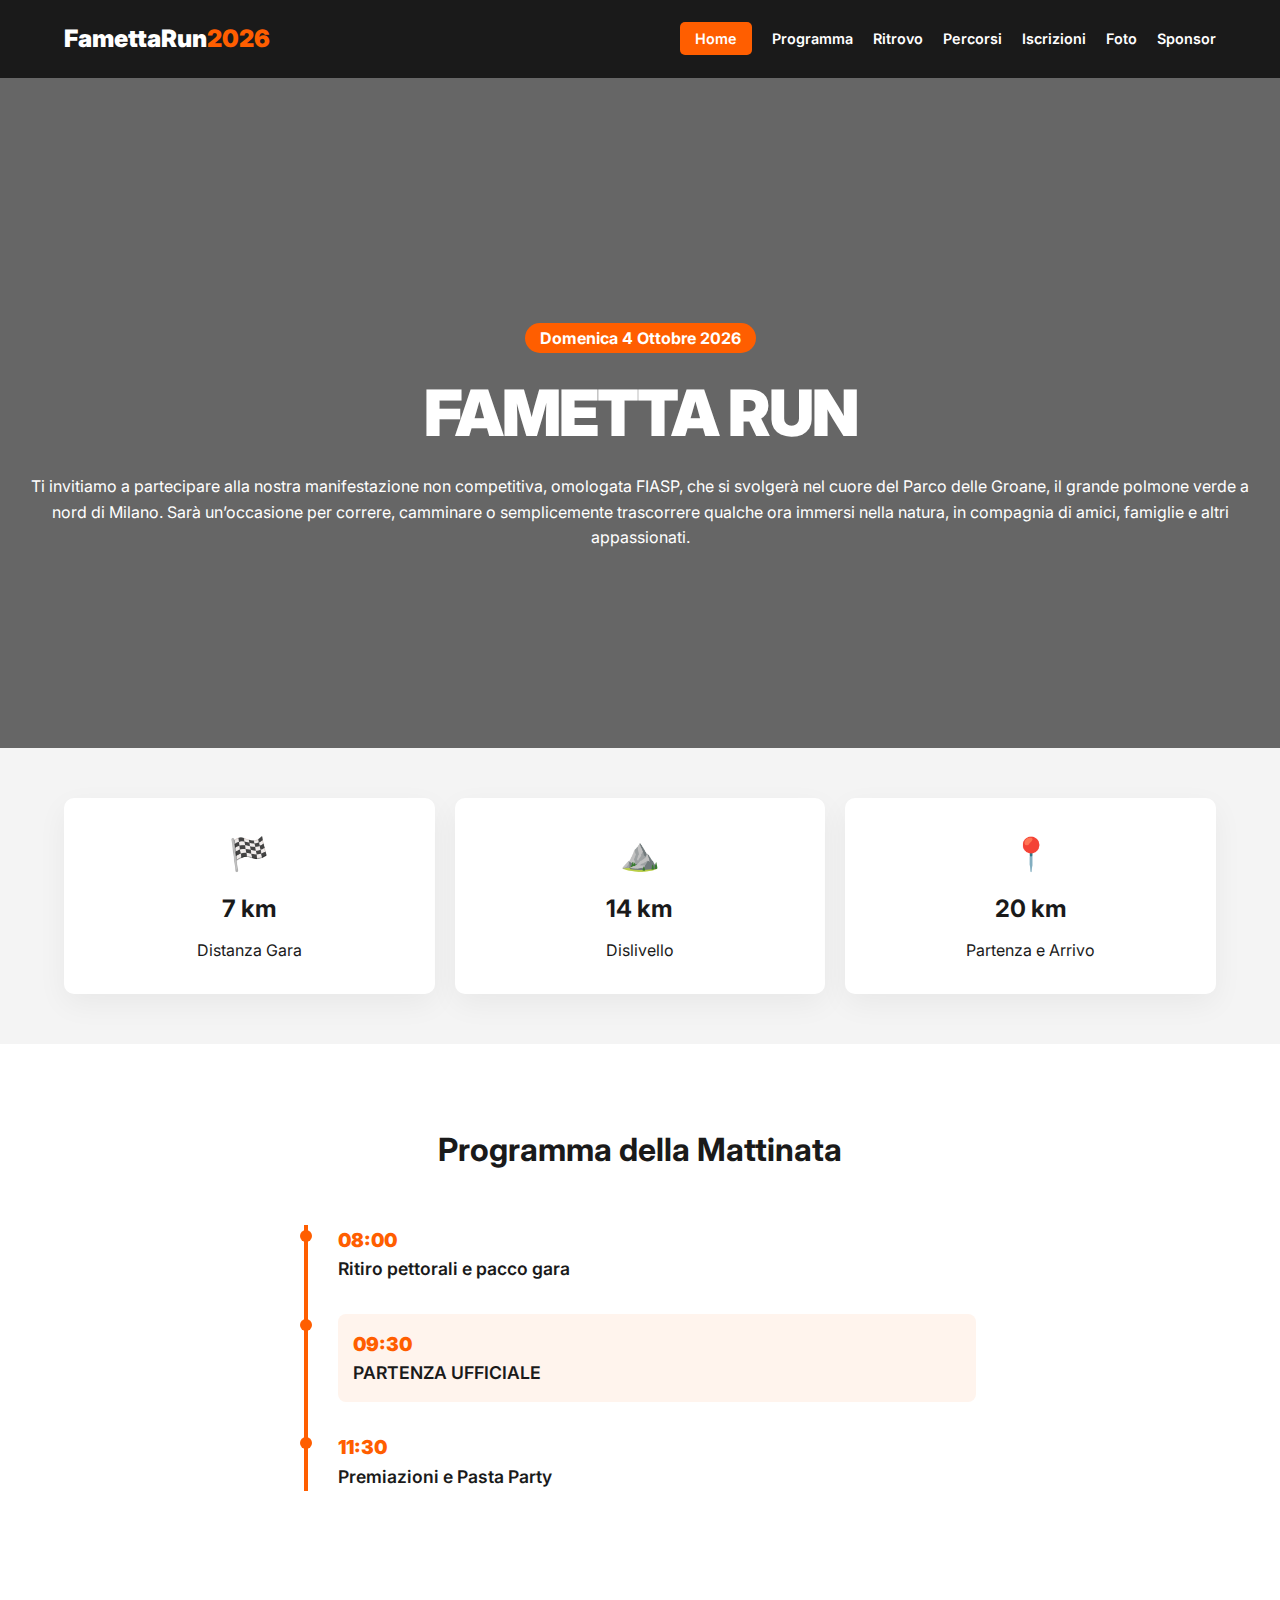
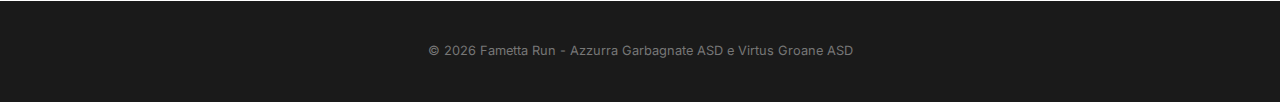
<file: index.html>
<!DOCTYPE html>
<html lang="it">
<head>
    <meta charset="UTF-8">
    <meta name="viewport" content="width=device-width, initial-scale=1.0">
    <title>Fametta Run | 2026</title>
    <link rel="stylesheet" href="style.css">
    <link href="https://fonts.googleapis.com/css2?family=Inter:wght@400;700;900&display=swap" rel="stylesheet">
</head>
<body>

    <nav class="navbar">
        <div class="logo">FamettaRun<span>2026</span></div>
        <ul class="nav-links">
            <li><a href="index.html" class="btn-nav">Home</a></li>
            <li><a href="programma.html">Programma</a></li>
            <li><a href="ritrovo.html">Ritrovo</a></li>
            <li><a href="percorsi.html">Percorsi</a></li>
            <li><a href="iscrizioni.html">Iscrizioni</a></li>
            <li><a href="foto.html">Foto</a></li>
            <li><a href="sponsor.html">Sponsor</a></li>
        </ul>
    </nav>

    <header class="hero">
        <div class="hero-content">
            <span class="badge">Domenica 4 Ottobre 2026</span>
            <h1>FAMETTA RUN</h1>
            <p>Ti invitiamo a partecipare alla nostra manifestazione non competitiva, omologata FIASP,
			che si svolgerà nel cuore del Parco delle Groane, il grande polmone verde a nord di Milano.
			Sarà un’occasione per correre, camminare o semplicemente trascorrere qualche ora immersi nella
			natura, in compagnia di amici, famiglie e altri appassionati.</p>
            <!-- <div class="hero-btns">
                <a href="iscrizioni.html" class="btn-primary">ISCRIVITI ORA</a>
                <a href="percorsi.html" class="btn-secondary">Scopri i Percorsi</a>
            </div> -->
        </div>
    </header>

    <section class="quick-info">
        <div class="info-card">
            <span class="icon">🏁</span>
            <h3>7 km</h3>
            <p>Distanza Gara</p>
        </div>
        <div class="info-card">
            <span class="icon">⛰️</span>
            <h3>14 km</h3>
            <p>Dislivello</p>
        </div>
        <div class="info-card">
            <span class="icon">📍</span>
            <h3>20 km</h3>
            <p>Partenza e Arrivo</p>
        </div>
    </section>

    <section id="programma" class="timeline-section">
        <h2 class="section-title">Programma della Mattinata</h2>
        <div class="timeline">
            <div class="event">
                <div class="time">08:00</div>
                <div class="desc">Ritiro pettorali e pacco gara</div>
            </div>
            <div class="event highlight">
                <div class="time">09:30</div>
                <div class="desc">PARTENZA UFFICIALE</div>
            </div>
            <div class="event">
                <div class="time">11:30</div>
                <div class="desc">Premiazioni e Pasta Party</div>
            </div>
        </div>
    </section>

    <footer>
        <p>&copy; 2026 Fametta Run - Azzurra Garbagnate ASD e Virtus Groane ASD</p>
    </footer>

</body>
</html>
</file>
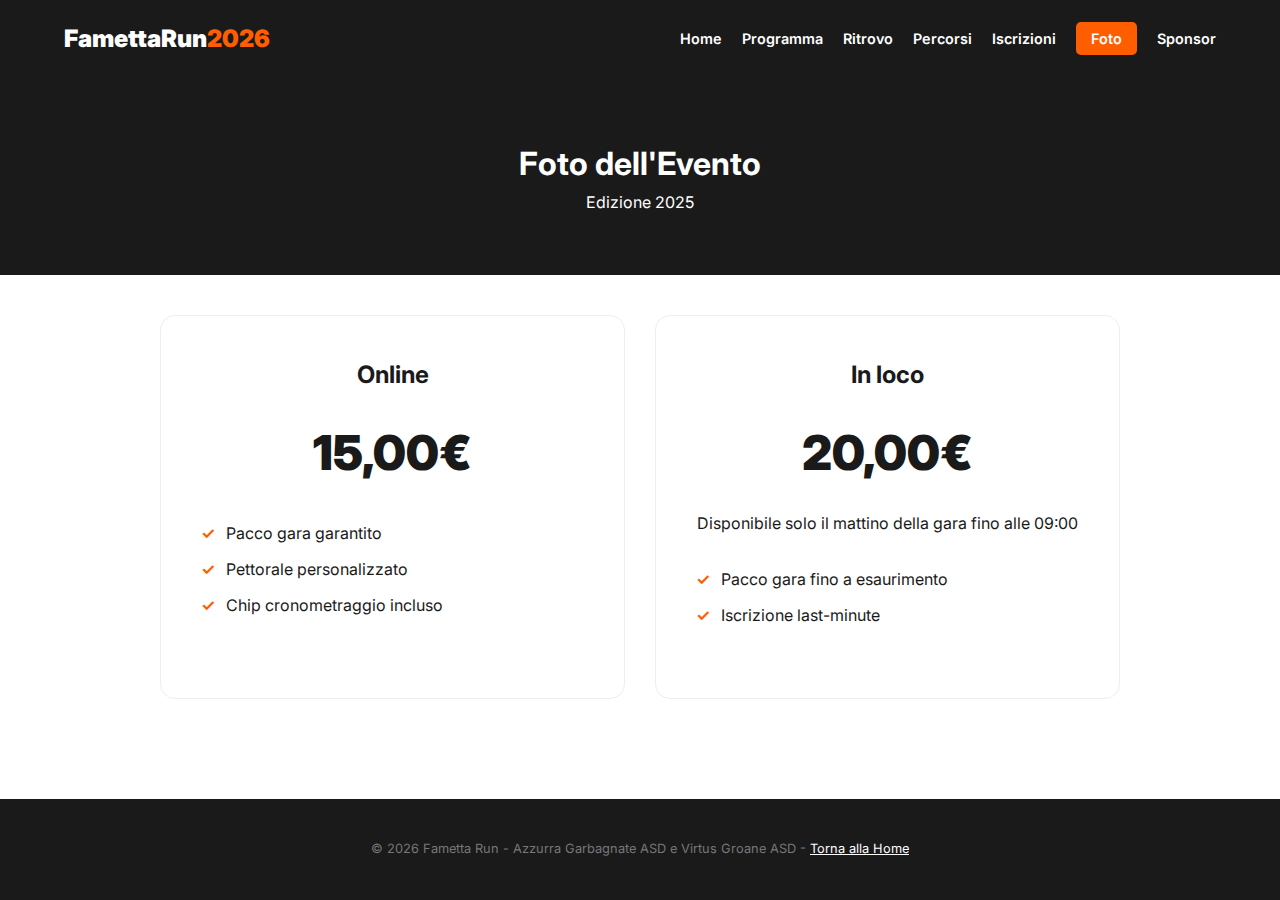
<file: foto.html>
<!DOCTYPE html>
<html lang="it">
<head>
    <meta charset="UTF-8">
    <meta name="viewport" content="width=device-width, initial-scale=1.0">
    <title>Foto | Fametta Run</title>
    <link rel="stylesheet" href="style.css">
    <link href="https://fonts.googleapis.com/css2?family=Inter:wght@400;700;900&display=swap" rel="stylesheet">
</head>
<body>

    <nav class="navbar">
        <div class="logo">FamettaRun<span>2026</span></div>
        <ul class="nav-links">
            <li><a href="index.html">Home</a></li>
            <li><a href="programma.html">Programma</a></li>
            <li><a href="ritrovo.html">Ritrovo</a></li>
            <li><a href="percorsi.html">Percorsi</a></li>
            <li><a href="iscrizioni.html">Iscrizioni</a></li>
            <li><a href="foto.html" class="btn-nav">Foto</a></li>
            <li><a href="sponsor.html">Sponsor</a></li>
        </ul>
    </nav>

    <header class="page-header">
        <h1>Foto dell'Evento</h1>
        <p>Edizione 2025</p>
    </header>

    <main class="container">
        <div class="registration-grid">
            
            <div class="registration-card">
                <!-- <span class="badge">Consigliato</span> -->
                <h2>Online</h2>
                <p class="price">15,00€</p>
                <ul class="feat-list">
                    <li>Pacco gara garantito</li>
                    <li>Pettorale personalizzato</li>
                    <li>Chip cronometraggio incluso</li>
                </ul>
                <!-- <a href="#" class="btn-primary full-width">Paga con PayPal</a> -->
            </div>

            <div class="registration-card">
                <h2>In loco</h2>
                <p class="price">20,00€</p>
                <p class="sub-text">Disponibile solo il mattino della gara fino alle 09:00</p>
                <ul class="feat-list">
                    <li>Pacco gara fino a esaurimento</li>
                    <li>Iscrizione last-minute</li>
                </ul>
            </div>
        </div>

<!--         <section class="requirements">
            <h2>Cosa ti serve per partecipare</h2>
            <div class="req-box">
                <div class="req-item">
                    <strong>Certificato Medico</strong>
                    <p>Obbligatorio certificato agonistico per l'atletica leggera in corso di validità.</p>
                </div>
                <div class="req-item">
                    <strong>Età Minima</strong>
                    <p>Devi aver compiuto 16 anni alla data dell'evento.</p>
                </div>
                <div class="req-item">
                    <strong>Liberatoria</strong>
                    <p>Dovrai firmare la liberatoria al momento del ritiro del pettorale.</p>
                </div>
            </div>
        </section>
 -->		
    </main>

    <footer>
        <p>&copy; 2026 Fametta Run - Azzurra Garbagnate ASD e Virtus Groane ASD - <a href="index.html" style="color:white">Torna alla Home</a></p>
    </footer>

</body>
</html>
</file>
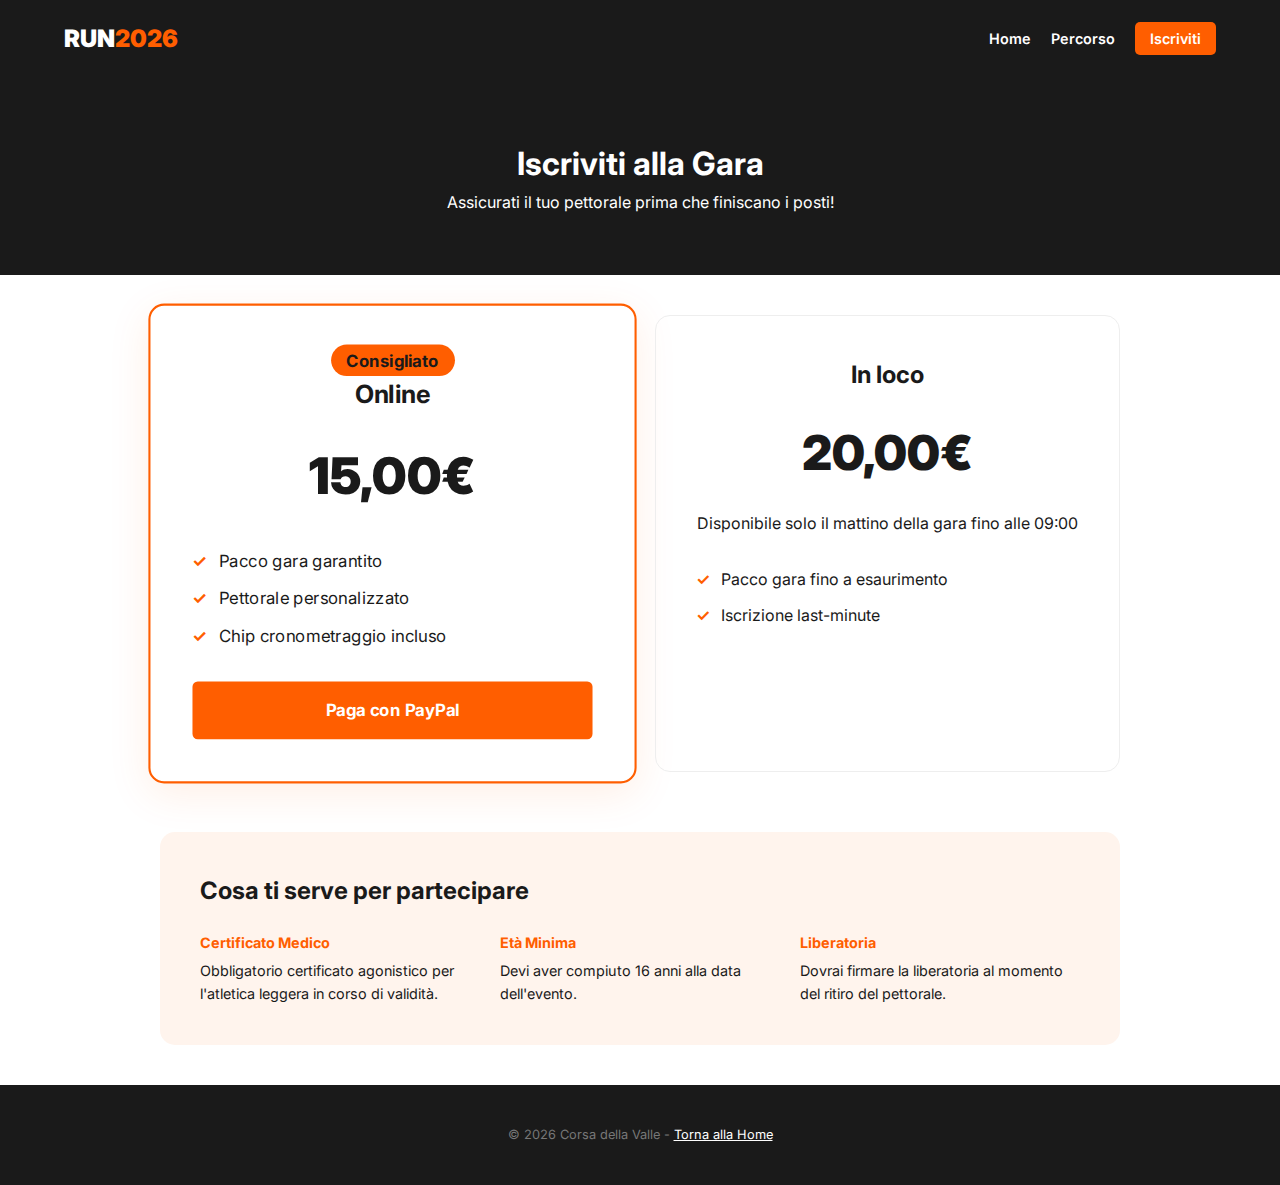
<file: iscriviti.html>
<!DOCTYPE html>
<html lang="it">
<head>
    <meta charset="UTF-8">
    <meta name="viewport" content="width=device-width, initial-scale=1.0">
    <title>Iscrizioni | Corsa della Valle</title>
    <link rel="stylesheet" href="style.css">
    <link href="https://fonts.googleapis.com/css2?family=Inter:wght@400;700;900&display=swap" rel="stylesheet">
</head>
<body>

    <nav class="navbar">
        <div class="logo">RUN<span>2026</span></div>
        <ul class="nav-links">
            <li><a href="index.html">Home</a></li>
            <li><a href="percorso.html">Percorso</a></li>
            <li><a href="iscriviti.html" class="btn-nav">Iscriviti</a></li>
        </ul>
    </nav>

    <header class="page-header">
        <h1>Iscriviti alla Gara</h1>
        <p>Assicurati il tuo pettorale prima che finiscano i posti!</p>
    </header>

    <main class="container">
        <div class="registration-grid">
            
            <div class="registration-card featured">
                <span class="badge">Consigliato</span>
                <h2>Online</h2>
                <p class="price">15,00€</p>
                <ul class="feat-list">
                    <li>Pacco gara garantito</li>
                    <li>Pettorale personalizzato</li>
                    <li>Chip cronometraggio incluso</li>
                </ul>
                <a href="#" class="btn-primary full-width">Paga con PayPal</a>
            </div>

            <div class="registration-card">
                <h2>In loco</h2>
                <p class="price">20,00€</p>
                <p class="sub-text">Disponibile solo il mattino della gara fino alle 09:00</p>
                <ul class="feat-list">
                    <li>Pacco gara fino a esaurimento</li>
                    <li>Iscrizione last-minute</li>
                </ul>
            </div>
        </div>

        <section class="requirements">
            <h2>Cosa ti serve per partecipare</h2>
            <div class="req-box">
                <div class="req-item">
                    <strong>Certificato Medico</strong>
                    <p>Obbligatorio certificato agonistico per l'atletica leggera in corso di validità.</p>
                </div>
                <div class="req-item">
                    <strong>Età Minima</strong>
                    <p>Devi aver compiuto 16 anni alla data dell'evento.</p>
                </div>
                <div class="req-item">
                    <strong>Liberatoria</strong>
                    <p>Dovrai firmare la liberatoria al momento del ritiro del pettorale.</p>
                </div>
            </div>
        </section>
    </main>

    <footer>
        <p>&copy; 2026 Corsa della Valle - <a href="index.html" style="color:white">Torna alla Home</a></p>
    </footer>

</body>
</html>
</file>
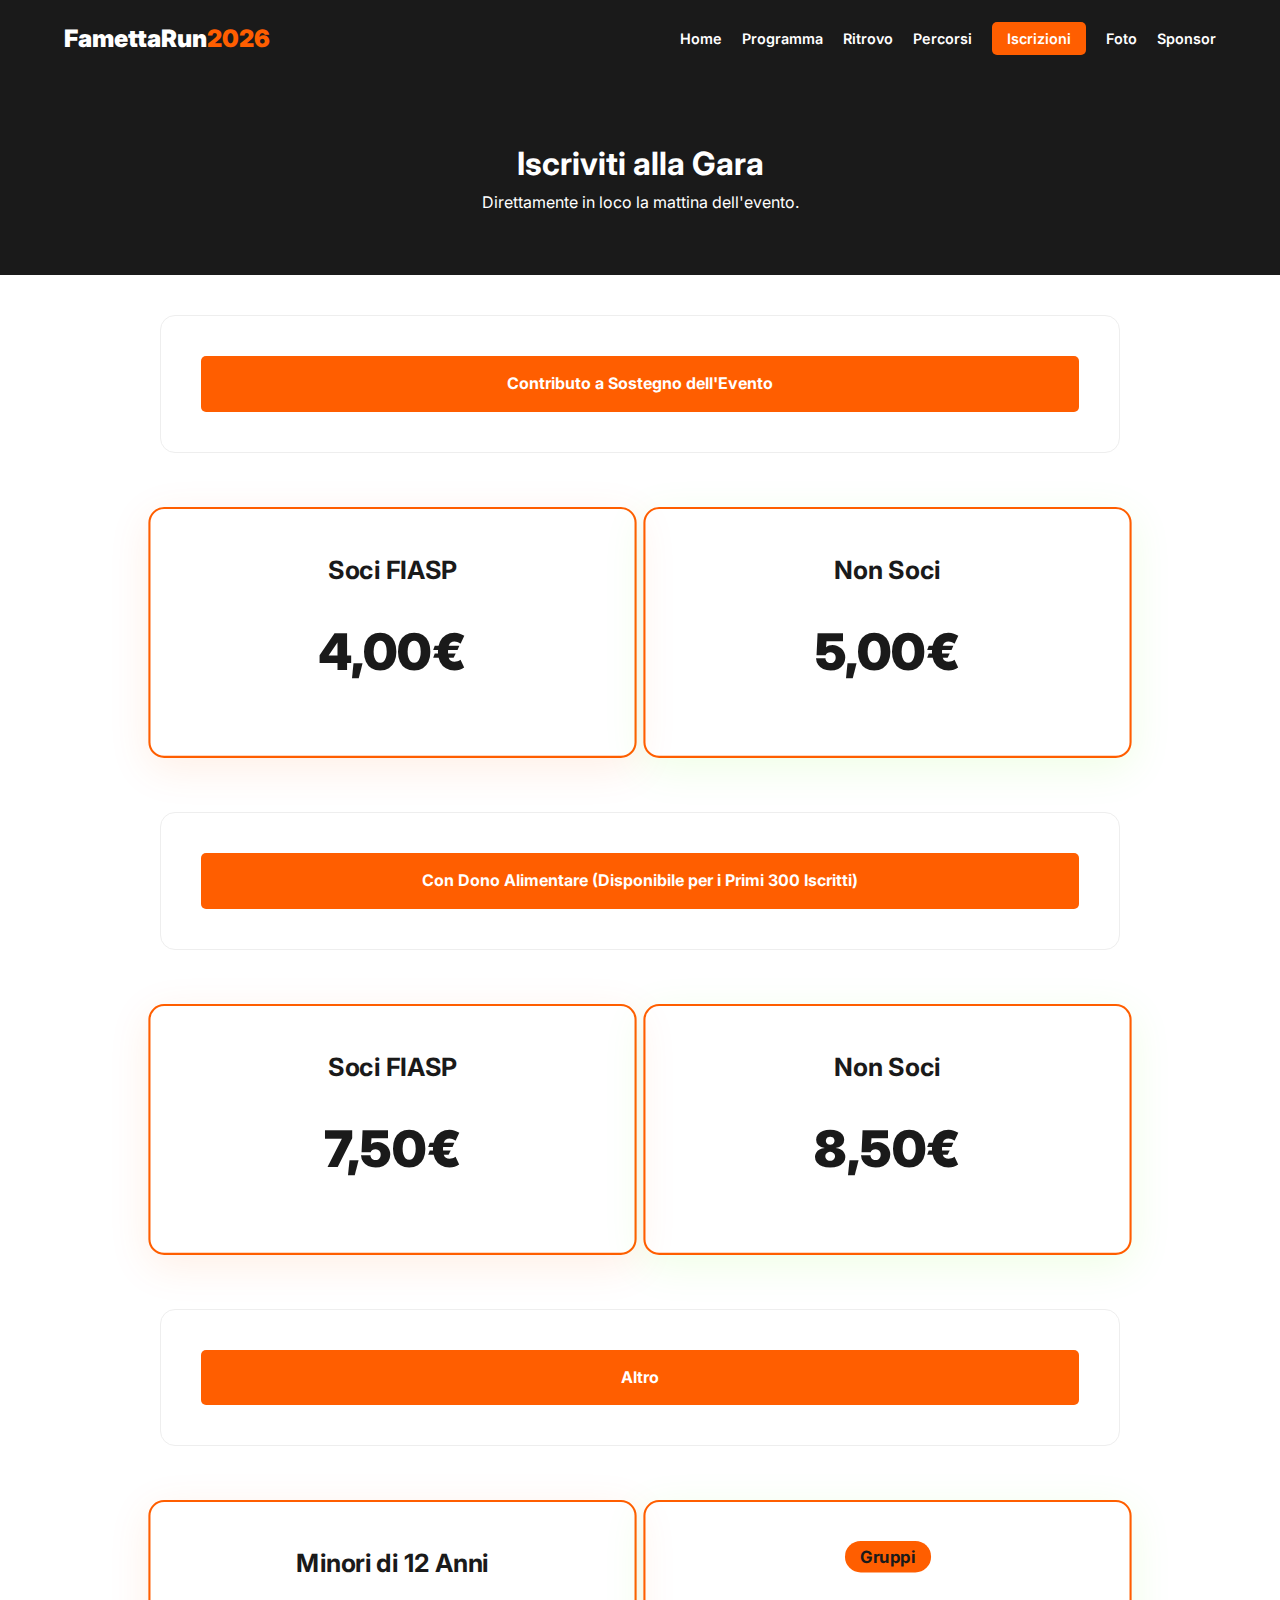
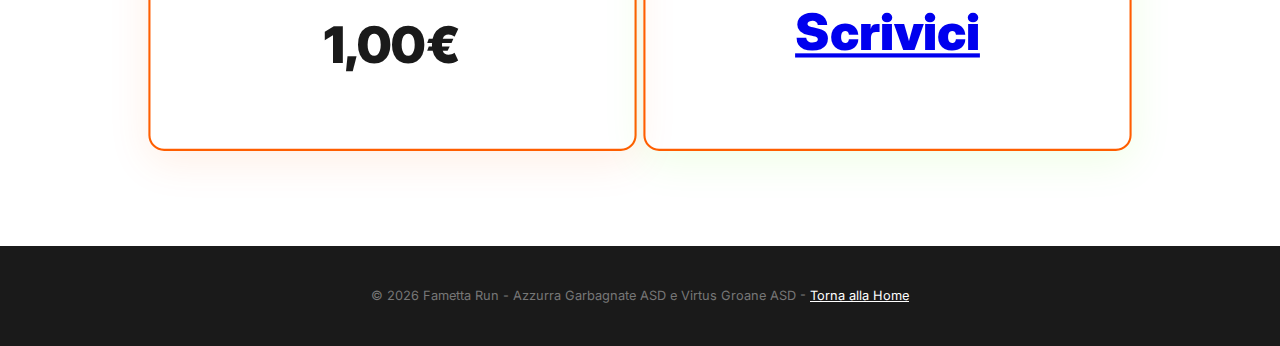
<file: iscrizioni.html>
<!DOCTYPE html>
<html lang="it">
<head>
    <meta charset="UTF-8">
    <meta name="viewport" content="width=device-width, initial-scale=1.0">
    <title>Iscrizioni | Fametta Run</title>
    <link rel="stylesheet" href="style.css">
    <link href="https://fonts.googleapis.com/css2?family=Inter:wght@400;700;900&display=swap" rel="stylesheet">
</head>
<body>

    <nav class="navbar">
        <div class="logo">FamettaRun<span>2026</span></div>
        <ul class="nav-links">
            <li><a href="index.html">Home</a></li>
            <li><a href="programma.html">Programma</a></li>
            <li><a href="ritrovo.html">Ritrovo</a></li>
            <li><a href="percorsi.html">Percorsi</a></li>
            <li><a href="iscrizioni.html" class="btn-nav">Iscrizioni</a></li>
            <li><a href="foto.html">Foto</a></li>
            <li><a href="sponsor.html">Sponsor</a></li>
        </ul>
    </nav>

    <header class="page-header">
        <h1>Iscriviti alla Gara</h1>
        <p>Direttamente in loco la mattina dell'evento.</p>
    </header>

    <main class="container">
        <div class="registration-grid">
            
            <div class="registration-card">
				<a href="#" class="btn-primary full-width">Contributo a Sostegno dell'Evento</a>
            </div>
			
		</div>
            
        <div class="registration-grid">
            
            <div class="registration-card featured">
                <h2>Soci FIASP</h2>
                <p class="price">4,00€</p>
<!--                 <ul class="feat-list">
                    <li>Pacco gara garantito</li>
                    <li>Pettorale personalizzato</li>
                    <li>Chip cronometraggio incluso</li>
                </ul>
 -->                <!-- <a href="#" class="btn-primary full-width">Paga con PayPal</a> -->
            </div>

            <div class="registration-card featured2">
                <h2>Non Soci</h2>
                <p class="price">5,00€</p>
<!--                 <p class="sub-text">Disponibile solo il mattino della gara fino alle 09:00</p>
                <ul class="feat-list">
                    <li>Pacco gara fino a esaurimento</li>
                    <li>Iscrizione last-minute</li>
                </ul>
 -->            </div>
			
		</div>
            
        <div class="registration-grid">
                        
            <div class="registration-card">
				<a href="#" class="btn-primary full-width">Con Dono Alimentare (Disponibile per i Primi 300 Iscritti)</a>
            </div>

            <!-- <div class="registration-card featured">
                <span class="badge">Con Dono Alimentare</span>
                <ul class="feat-list">
                    <li>Disponibile per i Primi 300 Iscritti</li>
                </ul>
            </div> -->
			
		</div>
            
        <div class="registration-grid">
			
            <div class="registration-card featured">
                <h2>Soci FIASP</h2>
                <p class="price">7,50€</p>
<!--                 <ul class="feat-list">
                    <li>Pacco gara garantito</li>
                    <li>Pettorale personalizzato</li>
                    <li>Chip cronometraggio incluso</li>
                </ul>
 -->            </div>

            <div class="registration-card featured2">
                <h2>Non Soci</h2>
                <p class="price">8,50€</p>
<!--                 <p class="sub-text">Disponibile solo il mattino della gara fino alle 09:00</p>
                <ul class="feat-list">
                    <li>Pacco gara fino a esaurimento</li>
                    <li>Iscrizione last-minute</li>
                </ul>
 -->            </div>
        </div>
            
        <div class="registration-grid">
                        
            <div class="registration-card">
				<a href="#" class="btn-primary full-width">Altro</a>
            </div>

            <!-- <div class="registration-card featured">
                <span class="badge">Con Dono Alimentare</span>
                <ul class="feat-list">
                    <li>Disponibile per i Primi 300 Iscritti</li>
                </ul>
            </div> -->
			
		</div>
            
        <div class="registration-grid">
			
            <div class="registration-card featured">
                <h2>Minori di 12 Anni</h2>
                <p class="price">1,00€</p>
                <!-- <ul class="feat-list">
                    <li>Contributo Assicurativo</li>
                    <li>Pettorale personalizzato</li>
                    <li>Chip cronometraggio incluso</li>
                </ul> -->
                <!-- <a href="#" class="btn-primary full-width">Paga con PayPal</a> -->
            </div>

            <div class="registration-card featured2">
                <span class="badge">Gruppi</span>
                <!-- <h2>Gruppi</h2> -->
                <p class="price"><a href="mailto:famettarun@virtusgroane.com?subject=Iscrizione Gruppo">Scrivici</a></p>
				<!-- <a href="mailto:email@example.com?subject=Mail from our Website" class="btn-primary full-width">Scrivici</a> -->
<!-- 				<a href="#" class="btn-primary full-width">Scrivici</a>
 --><!--                 <p class="sub-text">Disponibile solo il mattino della gara fino alle 09:00</p>
                <ul class="feat-list">
                    <li>Pacco gara fino a esaurimento</li>
                    <li>Iscrizione last-minute</li>
                </ul>
 -->            </div>
			
        </div>

<!--         <section class="requirements">
            <h2>Cosa ti serve per partecipare</h2>
            <div class="req-box">
                <div class="req-item">
                    <strong>Certificato Medico</strong>
                    <p>Obbligatorio certificato agonistico per l'atletica leggera in corso di validità.</p>
                </div>
                <div class="req-item">
                    <strong>Età Minima</strong>
                    <p>Devi aver compiuto 16 anni alla data dell'evento.</p>
                </div>
                <div class="req-item">
                    <strong>Liberatoria</strong>
                    <p>Dovrai firmare la liberatoria al momento del ritiro del pettorale.</p>
                </div>
            </div>
        </section>
 -->		
    </main>

    <footer>
        <p>&copy; 2026 Fametta Run - Azzurra Garbagnate ASD e Virtus Groane ASD - <a href="index.html" style="color:white">Torna alla Home</a></p>
    </footer>

</body>
</html>
</file>
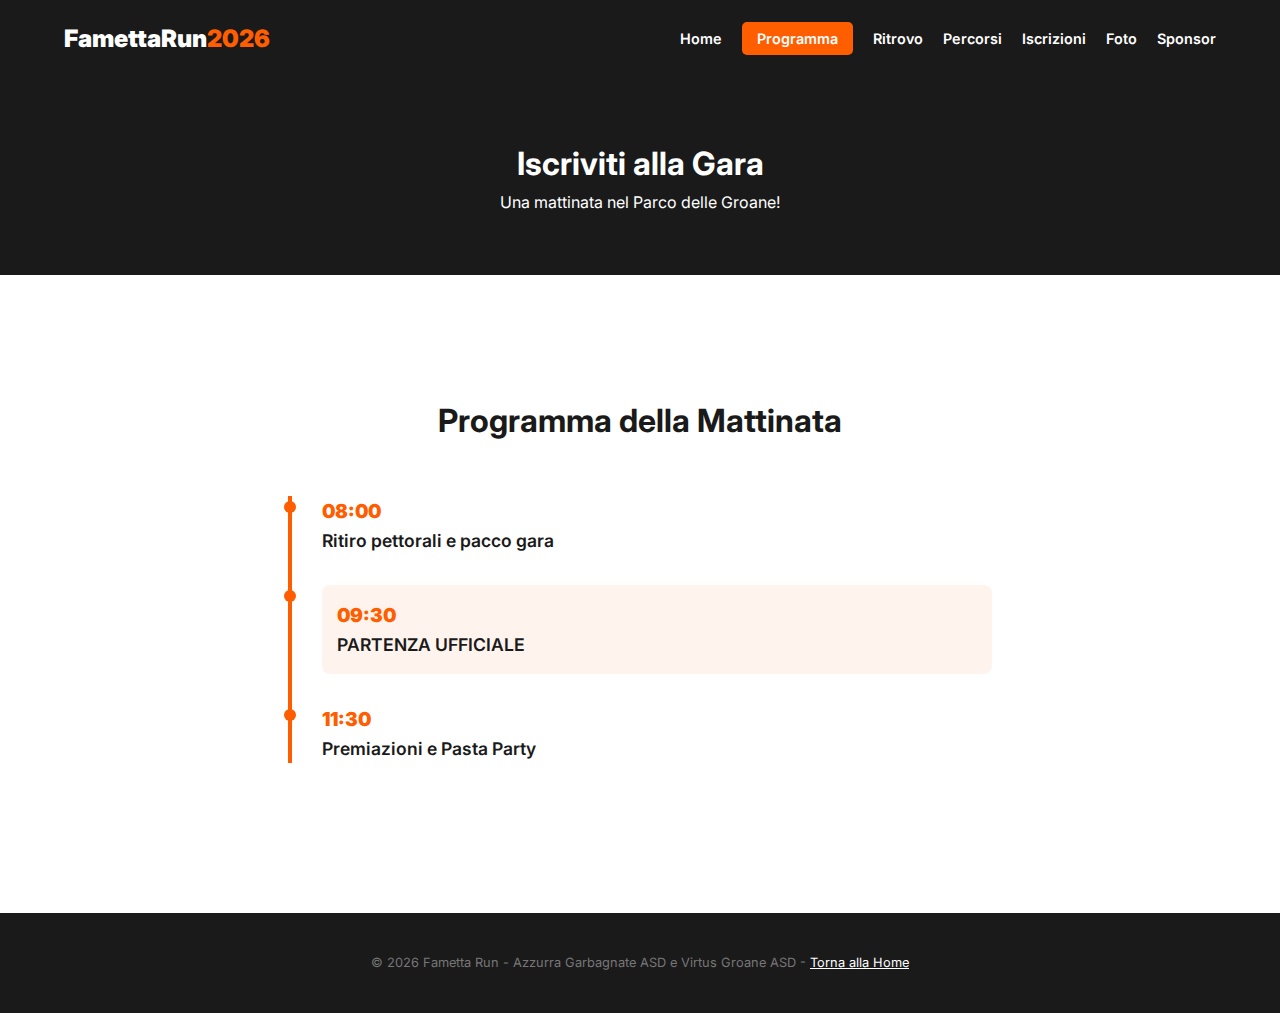
<file: programma.html>
<!DOCTYPE html>
<html lang="it">
<head>
    <meta charset="UTF-8">
    <meta name="viewport" content="width=device-width, initial-scale=1.0">
    <title>Programma | Fametta Run</title>
    <link rel="stylesheet" href="style.css">
    <link href="https://fonts.googleapis.com/css2?family=Inter:wght@400;700;900&display=swap" rel="stylesheet">
</head>
<body>

    <nav class="navbar">
        <div class="logo">FamettaRun<span>2026</span></div>
        <ul class="nav-links">
            <li><a href="index.html">Home</a></li>
            <li><a href="programma.html" class="btn-nav">Programma</a></li>
            <li><a href="ritrovo.html">Ritrovo</a></li>
            <li><a href="percorsi.html">Percorsi</a></li>
            <li><a href="iscrizioni.html">Iscrizioni</a></li>
            <li><a href="foto.html">Foto</a></li>
            <li><a href="sponsor.html">Sponsor</a></li>
        </ul>
    </nav>

    <header class="page-header">
        <h1>Iscriviti alla Gara</h1>
        <p>Una mattinata nel Parco delle Groane!</p>
    </header>

    <main class="container">
		<section id="programma" class="timeline-section">
			<h2 class="section-title">Programma della Mattinata</h2>
			<div class="timeline">
				<div class="event">
					<div class="time">08:00</div>
					<div class="desc">Ritiro pettorali e pacco gara</div>
				</div>
				<div class="event highlight">
					<div class="time">09:30</div>
					<div class="desc">PARTENZA UFFICIALE</div>
				</div>
				<div class="event">
					<div class="time">11:30</div>
					<div class="desc">Premiazioni e Pasta Party</div>
				</div>
			</div>
		</section>

        <!-- <div class="registration-grid">
            
            <div class="registration-card featured">
                <span class="badge">Consigliato</span>
                <h2>Online</h2>
                <p class="price">15,00€</p>
                <ul class="feat-list">
                    <li>Pacco gara garantito</li>
                    <li>Pettorale personalizzato</li>
                    <li>Chip cronometraggio incluso</li>
                </ul>
                <a href="#" class="btn-primary full-width">Paga con PayPal</a>
            </div>

            <div class="registration-card">
                <h2>In loco</h2>
                <p class="price">20,00€</p>
                <p class="sub-text">Disponibile solo il mattino della gara fino alle 09:00</p>
                <ul class="feat-list">
                    <li>Pacco gara fino a esaurimento</li>
                    <li>Iscrizione last-minute</li>
                </ul>
            </div>
        </div> -->

<!--         <section class="requirements">
            <h2>Cosa ti serve per partecipare</h2>
            <div class="req-box">
                <div class="req-item">
                    <strong>Certificato Medico</strong>
                    <p>Obbligatorio certificato agonistico per l'atletica leggera in corso di validità.</p>
                </div>
                <div class="req-item">
                    <strong>Età Minima</strong>
                    <p>Devi aver compiuto 16 anni alla data dell'evento.</p>
                </div>
                <div class="req-item">
                    <strong>Liberatoria</strong>
                    <p>Dovrai firmare la liberatoria al momento del ritiro del pettorale.</p>
                </div>
            </div>
        </section>
 -->		
    </main>

    <footer>
        <p>&copy; 2026 Fametta Run - Azzurra Garbagnate ASD e Virtus Groane ASD - <a href="index.html" style="color:white">Torna alla Home</a></p>
    </footer>

</body>
</html>
</file>
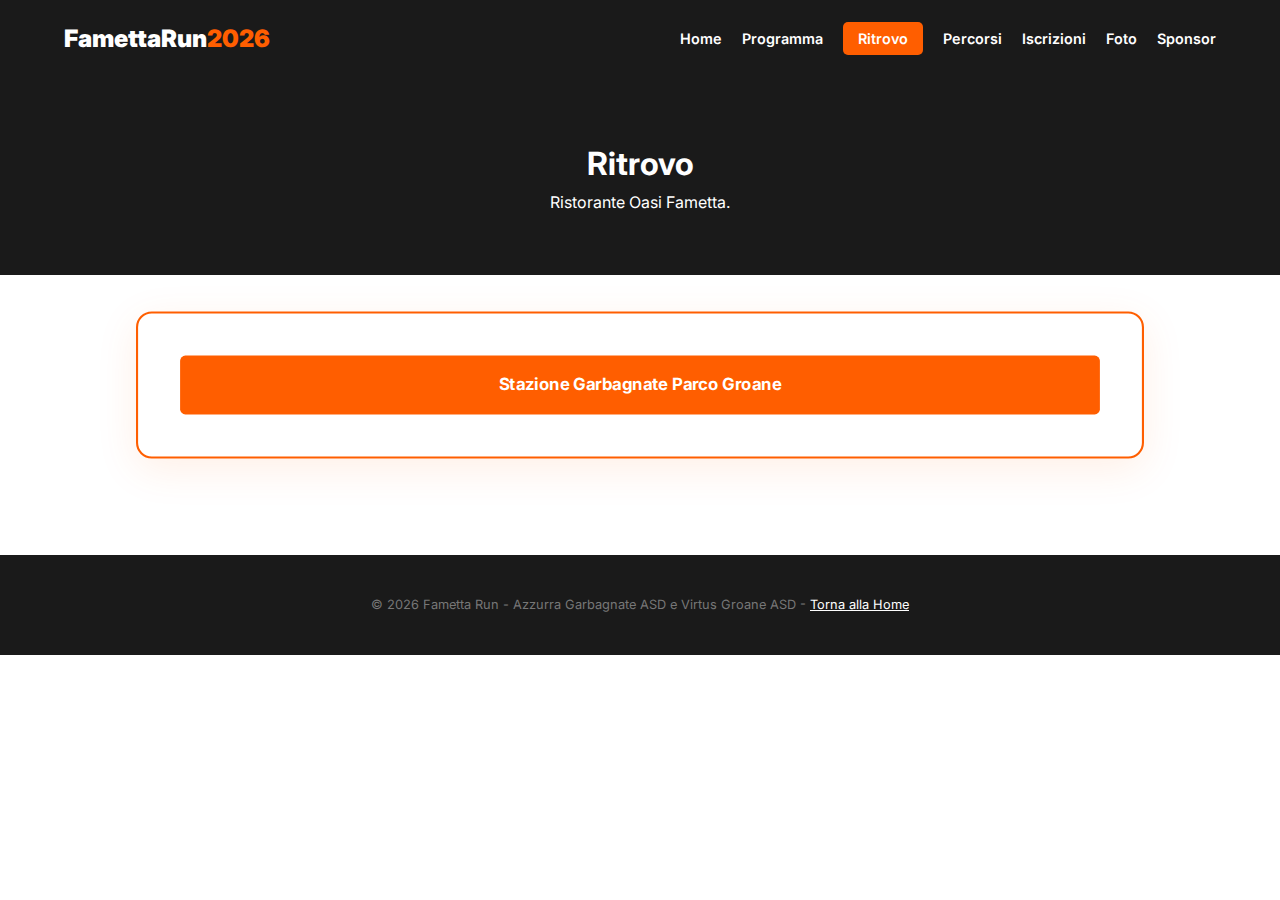
<file: ritrovo.html>
<!DOCTYPE html>
<html lang="it">
<head>
    <meta charset="UTF-8">
    <meta name="viewport" content="width=device-width, initial-scale=1.0">
    <title>Ritrovo | Fametta Run</title>
    <link rel="stylesheet" href="style.css">
    <link href="https://fonts.googleapis.com/css2?family=Inter:wght@400;700;900&display=swap" rel="stylesheet">
</head>
<body>

    <nav class="navbar">
        <div class="logo">FamettaRun<span>2026</span></div>
        <ul class="nav-links">
            <li><a href="index.html">Home</a></li>
            <li><a href="programma.html">Programma</a></li>
            <li><a href="ritrovo.html" class="btn-nav">Ritrovo</a></li>
            <li><a href="percorsi.html">Percorsi</a></li>
            <li><a href="iscrizioni.html">Iscrizioni</a></li>
            <li><a href="foto.html">Foto</a></li>
            <li><a href="sponsor.html">Sponsor</a></li>
        </ul>
    </nav>

    <header class="page-header">
        <h1>Ritrovo</h1>
        <p>Ristorante Oasi Fametta.</p>
    </header>

    <main class="container">
        <div class="registration-grid">
            
            <div class="registration-card featured">
                <!-- <span class="badge">Raggiungici</span> -->
<!--                 <h2>Online</h2>
                <p class="price">15,00€</p>
                <ul class="feat-list">
                    <li>Pacco gara garantito</li>
                    <li>Pettorale personalizzato</li>
                    <li>Chip cronometraggio incluso</li>
                </ul>
                <a href="#" class="btn-primary full-width">Paga con PayPal</a>
 -->				<a href="https://www.google.com/maps/dir/?api=1&destination=45.57104930391675, 9.090562375176415" target="_blank" rel="noopener noreferrer" class="btn-primary full-width">
					Stazione Garbagnate Parco Groane
				</a>
            </div>

            <!-- <div class="registration-card">
                <h2>In loco</h2>
                <p class="price">20,00€</p>
                <p class="sub-text">Disponibile solo il mattino della gara fino alle 09:00</p>
                <ul class="feat-list">
                    <li>Pacco gara fino a esaurimento</li>
                    <li>Iscrizione last-minute</li>
                </ul>
            </div> -->
        </div>

<!--         <section class="requirements">
            <h2>Cosa ti serve per partecipare</h2>
            <div class="req-box">
                <div class="req-item">
                    <strong>Certificato Medico</strong>
                    <p>Obbligatorio certificato agonistico per l'atletica leggera in corso di validità.</p>
                </div>
                <div class="req-item">
                    <strong>Età Minima</strong>
                    <p>Devi aver compiuto 16 anni alla data dell'evento.</p>
                </div>
                <div class="req-item">
                    <strong>Liberatoria</strong>
                    <p>Dovrai firmare la liberatoria al momento del ritiro del pettorale.</p>
                </div>
            </div>
        </section>
 -->		
    </main>

    <footer>
        <p>&copy; 2026 Fametta Run - Azzurra Garbagnate ASD e Virtus Groane ASD - <a href="index.html" style="color:white">Torna alla Home</a></p>
    </footer>

</body>
</html>
</file>
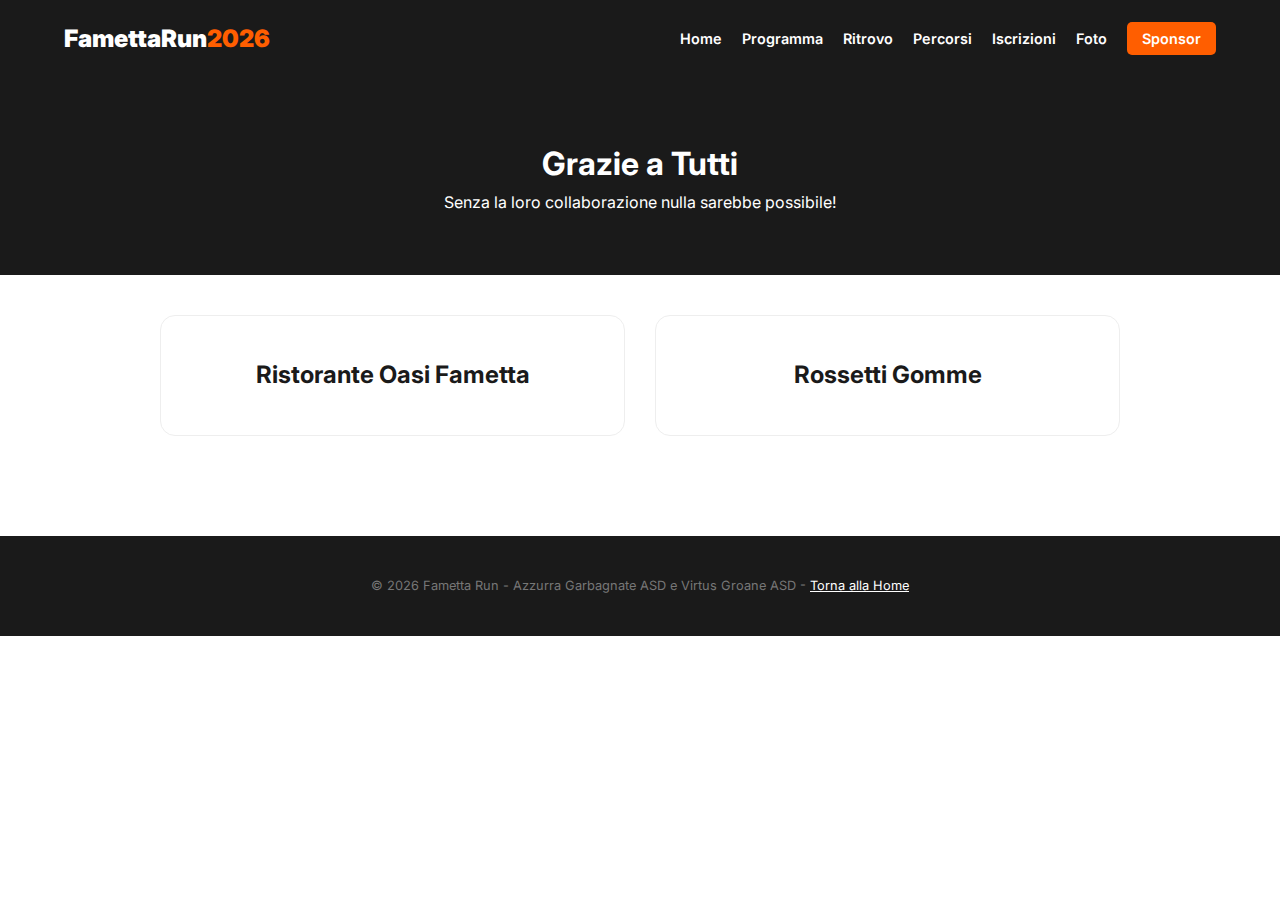
<file: sponsor.html>
<!DOCTYPE html>
<html lang="it">
<head>
    <meta charset="UTF-8">
    <meta name="viewport" content="width=device-width, initial-scale=1.0">
    <title>Sponsor | Fametta Run</title>
    <link rel="stylesheet" href="style.css">
    <link href="https://fonts.googleapis.com/css2?family=Inter:wght@400;700;900&display=swap" rel="stylesheet">
</head>
<body>

    <nav class="navbar">
        <div class="logo">FamettaRun<span>2026</span></div>
        <ul class="nav-links">
            <li><a href="index.html">Home</a></li>
            <li><a href="programma.html">Programma</a></li>
            <li><a href="ritrovo.html">Ritrovo</a></li>
            <li><a href="percorsi.html">Percorsi</a></li>
            <li><a href="iscrizioni.html">Iscrizioni</a></li>
            <li><a href="foto.html">Foto</a></li>
            <li><a href="sponsor.html" class="btn-nav">Sponsor</a></li>
        </ul>
    </nav>

    <header class="page-header">
        <h1>Grazie a Tutti</h1>
        <p>Senza la loro collaborazione nulla sarebbe possibile!</p>
    </header>

    <main class="container">
        <div class="registration-grid">
            
            <div class="registration-card">
<!--                 <span class="badge">Consigliato</span>
 -->                <h2>Ristorante Oasi Fametta</h2>
<!--                 <p class="price">15,00€</p>
 -->                <!-- <ul class="feat-list">
                    <li>Pacco gara garantito</li>
                    <li>Pettorale personalizzato</li>
                    <li>Chip cronometraggio incluso</li>
                </ul>
                <a href="#" class="btn-primary full-width">Paga con PayPal</a> -->
            </div>

            <div class="registration-card">
                <h2>Rossetti Gomme</h2>
<!--                 <p class="price">20,00€</p>
 -->                <!-- <p class="sub-text">Disponibile solo il mattino della gara fino alle 09:00</p>
                <ul class="feat-list">
                    <li>Pacco gara fino a esaurimento</li>
                    <li>Iscrizione last-minute</li>
                </ul> -->
            </div>
        </div>

<!--         <section class="requirements">
            <h2>Cosa ti serve per partecipare</h2>
            <div class="req-box">
                <div class="req-item">
                    <strong>Certificato Medico</strong>
                    <p>Obbligatorio certificato agonistico per l'atletica leggera in corso di validità.</p>
                </div>
                <div class="req-item">
                    <strong>Età Minima</strong>
                    <p>Devi aver compiuto 16 anni alla data dell'evento.</p>
                </div>
                <div class="req-item">
                    <strong>Liberatoria</strong>
                    <p>Dovrai firmare la liberatoria al momento del ritiro del pettorale.</p>
                </div>
            </div>
        </section>
 -->
	</main>

    <footer>
        <p>&copy; 2026 Fametta Run - Azzurra Garbagnate ASD e Virtus Groane ASD - <a href="index.html" style="color:white">Torna alla Home</a></p>
    </footer>

</body>
</html>
</file>
<file: style.css>
/* RESET DI BASE */
* {
    margin: 0;
    padding: 0;
    box-sizing: border-box;
}

:root {
    --primary: #ff5e00; /* Arancione Sport */
    --dark: #1a1a1a;
    --light: #ffffff;
    --gray: #f4f4f4;
}

body {
    font-family: 'Inter', sans-serif;
    line-height: 1.6;
    color: var(--dark);
    scroll-behavior: smooth;
}

/* NAVBAR */
.navbar {
    display: flex;
    justify-content: space-between;
    align-items: center;
    padding: 20px 5%;
    background: var(--dark);
    color: white;
    position: sticky;
    top: 0;
    z-index: 1000;
}

.logo { font-weight: 900; font-size: 1.5rem; }
.logo span { color: var(--primary); }

.nav-links { display: flex; list-style: none; gap: 20px; align-items: center; }
.nav-links a { color: white; text-decoration: none; font-weight: 600; font-size: 0.9rem; transition: 0.3s; }
.nav-links a:hover { color: var(--primary); }

.btn-nav {
    background: var(--primary);
    padding: 8px 15px;
    border-radius: 5px;
}

/* HERO */
.hero {
    height: 80vh;
    background: linear-gradient(rgba(0,0,0,0.6), rgba(0,0,0,0.6)), url('https://images.unsplash.com/photo-1530549387631-6c129c1abc7a?auto=format&fit=crop&w=1350&q=80');
    background-size: cover;
    background-position: center;
    display: flex;
    align-items: center;
    justify-content: center;
    text-align: center;
    color: white;
    padding: 0 20px;
}

.hero h1 { font-size: 4rem; font-weight: 900; margin: 10px 0; letter-spacing: -2px; }
.badge { background: var(--primary); padding: 5px 15px; border-radius: 20px; font-weight: bold; }

.hero-btns { margin-top: 30px; display: flex; gap: 15px; justify-content: center; }

.btn-primary, .btn-secondary {
    padding: 15px 30px;
    text-decoration: none;
    font-weight: bold;
    border-radius: 5px;
    transition: 0.3s;
}

.btn-primary { background: var(--primary); color: white; }
.btn-primary:hover { transform: scale(1.05); }

.btn-secondary { border: 2px solid white; color: white; }
.btn-secondary:hover { background: white; color: var(--dark); }

/* INFO CARDS */
.quick-info {
    display: grid;
    grid-template-columns: repeat(auto-fit, minmax(250px, 1fr));
    gap: 20px;
    padding: 50px 5%;
    background: var(--gray);
    margin-top: -50px;
}

.info-card {
    background: white;
    padding: 30px;
    text-align: center;
    border-radius: 10px;
    box-shadow: 0 10px 30px rgba(0,0,0,0.05);
}

.info-card .icon { font-size: 2rem; }
.info-card h3 { margin: 10px 0; font-size: 1.5rem; }

/* TIMELINE */
.timeline-section { padding: 80px 5%; max-width: 800px; margin: 0 auto; }
.section-title { text-align: center; margin-bottom: 50px; font-size: 2rem; }

.timeline { border-left: 4px solid var(--primary); padding-left: 30px; }
.event { margin-bottom: 30px; position: relative; }
.event::before {
    content: '';
    position: absolute;
    left: -38px;
    top: 5px;
    width: 12px;
    height: 12px;
    background: var(--primary);
    border-radius: 50%;
}

.event.highlight { background: #fff4ed; padding: 15px; border-radius: 8px; }
.time { font-weight: 900; color: var(--primary); font-size: 1.2rem; }
.desc { font-weight: 600; font-size: 1.1rem; }

/* FOOTER */
footer { text-align: center; padding: 40px; background: var(--dark); color: #777; font-size: 0.8rem; }

/* MOBILE */
@media (max-width: 768px) {
    .hero h1 { font-size: 2.5rem; }
    .hero-btns { flex-direction: column; }
    .nav-links { display: none; } /* Per semplicità qui la nascondiamo, andrebbe fatto un menu hamburger */
}

/* PAGINA PERCORSI */
.page-header {
    background: var(--dark);
    color: white;
    padding: 60px 5%;
    text-align: center;
}

.container { max-width: 1000px; margin: 0 auto; padding: 40px 20px; }

.map-placeholder {
    width: 100%;
    position: relative;
    border-radius: 15px;
    overflow: hidden;
    box-shadow: 0 10px 30px rgba(0,0,0,0.1);
}

.map-placeholder img { width: 100%; display: block; filter: grayscale(20%); }

.map-overlay {
    position: absolute;
    bottom: 20px;
    left: 20px;
    background: var(--primary);
    color: white;
    padding: 10px 20px;
    font-weight: bold;
    border-radius: 5px;
}

.route-stats {
    display: flex;
    justify-content: space-between;
    margin-top: 20px;
    gap: 15px;
}

.stat-box {
    flex: 1;
    background: var(--gray);
    padding: 20px;
    border-radius: 8px;
    text-align: center;
}

.stat-box h4 { font-size: 0.8rem; text-transform: uppercase; color: #777; }

/* TABELLA RISTORI */
.aid-stations { margin-top: 60px; }
.aid-stations h2 { margin-bottom: 30px; }

table {
    width: 100%;
    border-collapse: collapse;
    background: white;
}

th, td {
    padding: 15px;
    text-align: left;
    border-bottom: 1px solid #eee;
}

th { background: var(--gray); font-weight: bold; }

@media (max-width: 600px) {
    .route-stats { flex-direction: column; }
}

/* REGISTRATION PAGE */
.registration-grid {
    display: grid;
    grid-template-columns: repeat(auto-fit, minmax(300px, 1fr));
    gap: 30px;
    margin-bottom: 60px;
}

.registration-card {
    padding: 40px;
    border: 1px solid #eee;
    border-radius: 15px;
    text-align: center;
    position: relative;
    transition: 0.3s;
}

.registration-card.featured {
    border: 2px solid var(--primary);
    box-shadow: 0 10px 40px rgba(255, 94, 0, 0.1);
    transform: scale(1.05);
}

.registration-card.featured2 {
    border: 2px solid var(--primary);
    box-shadow: 0 10px 40px rgba(94, 255, 0, 0.1);
    transform: scale(1.05);
}

.price {
    font-size: 3rem;
    font-weight: 900;
    margin: 20px 0;
    color: var(--dark);
}

.feat-list {
    list-style: none;
    margin: 30px 0;
    text-align: left;
}

.feat-list li {
    margin-bottom: 10px;
    padding-left: 25px;
    position: relative;
}

.feat-list li::before {
    content: '✓';
    position: absolute;
    left: 0;
    color: var(--primary);
    font-weight: bold;
}

.full-width { display: block; width: 100%; }

.requirements {
    background: #fff4ed;
    padding: 40px;
    border-radius: 15px;
}

.req-box {
    display: grid;
    grid-template-columns: repeat(auto-fit, minmax(200px, 1fr));
    gap: 20px;
    margin-top: 20px;
}

.req-item { font-size: 0.9rem; }
.req-item strong { display: block; color: var(--primary); margin-bottom: 5px; }

@media (max-width: 768px) {
    .registration-card.featured { transform: scale(1); }
}
</file>
